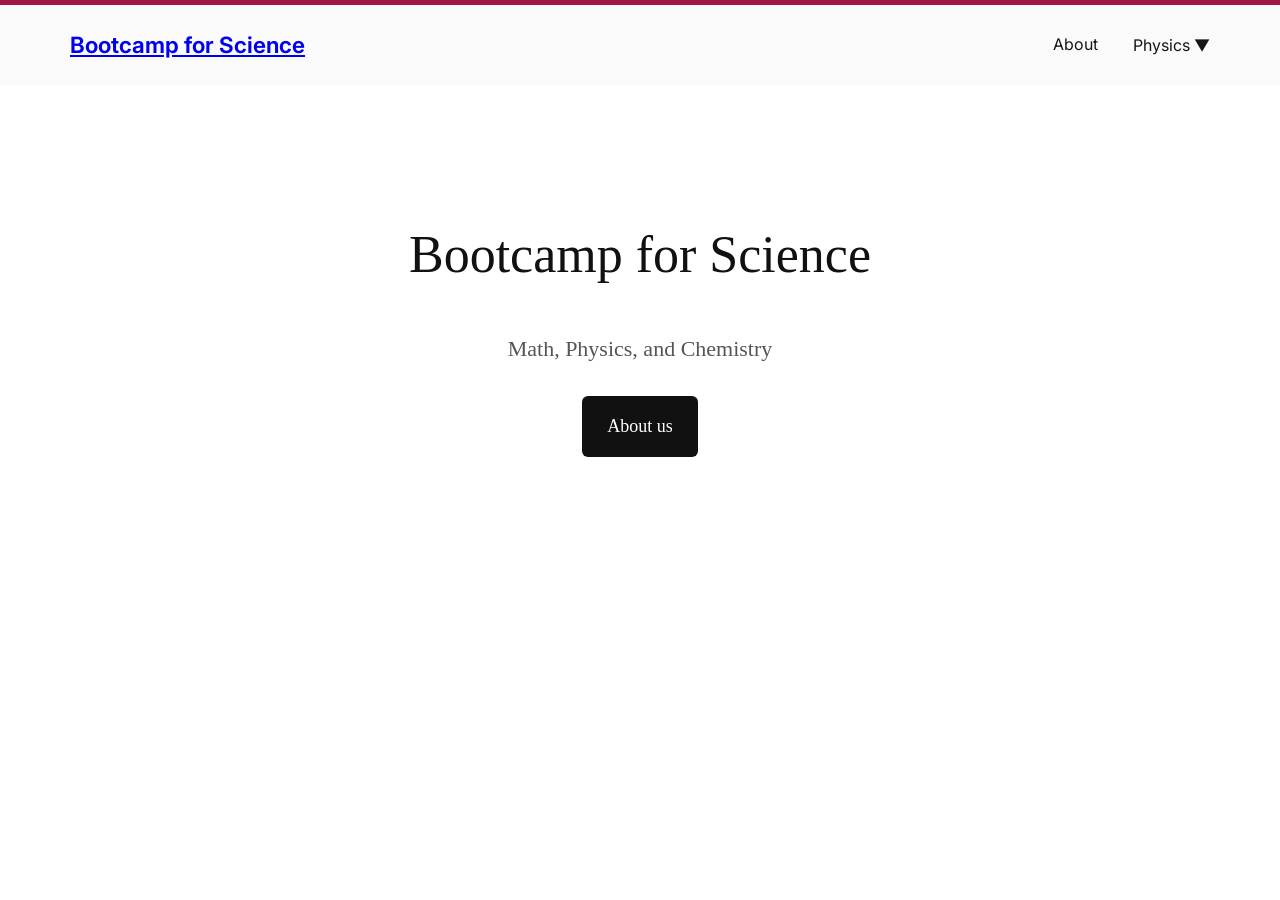
<file: index.html>
<!DOCTYPE html>
<html lang="en">

<head>
    <meta charset="UTF-8">
    <meta name="viewport"
          content="width=device-width, initial-scale=1.0">

    <title>Bootcamp for Science</title>

    <!-- Google Fonts -->
    <link rel="preconnect"
          href="https://fonts.googleapis.com">

    <link rel="preconnect"
          href="https://fonts.gstatic.com"
          crossorigin>

    <link
        href="https://fonts.googleapis.com/css2?family=Inter:wght@400;500;600;700&family=Source+Serif+4:opsz,wght@8..60,400;8..60,500;8..60,600&display=swap"
        rel="stylesheet">

    <!-- Shared stylesheet -->
    <link rel="stylesheet" href="/style.css">

    <style>
        /* ---------- General ---------- */

        * {
            box-sizing: border-box;
        }

        body {
            margin: 0;
            color: #111;
            background-color: white;
        }

        /* ---------- Main homepage ---------- */

        main {
            max-width: 1200px;
            margin: auto;
            padding: 0 30px;
        }

        .hero {
            min-height: 500px;

            display: flex;
            flex-direction: column;
            align-items: center;
            justify-content: center;

            text-align: center;
        }

        .hero h1 {
            font-family: Georgia, serif;
            font-size: 52px;
            font-weight: normal;
            margin: 0 0 35px;
        }

        .hero p {
            font-family: Georgia, serif;
            font-size: 22px;
            margin: 0 0 30px;
        }

        .about-button {
            display: inline-block;
            padding: 16px 25px;

            background-color: #111;
            color: white;

            font-family: Georgia, serif;
            font-size: 18px;

            text-decoration: none;
            border-radius: 6px;
        }

        .about-button:hover {
            background-color: #333;
        }

        /* ---------- Mobile ---------- */

        @media (max-width: 700px) {

            .hero h1 {
                font-size: 38px;
            }

            .hero p {
                font-size: 19px;
            }
        }

    </style>
</head>

<body>

    <!-- Shared navigation bar -->
    <div id="navbar"></div>

    <!-- Main content -->
    <main>

        <section class="hero">

            <h1>Bootcamp for Science</h1>

            <p>
                Math, Physics, and Chemistry
            </p>

            <a class="about-button" href="/about.html">
                About us
            </a>

        </section>

    </main>

    <!-- Load shared navigation -->
    <script src="/script.js"></script>

</body>

</html>
</file>
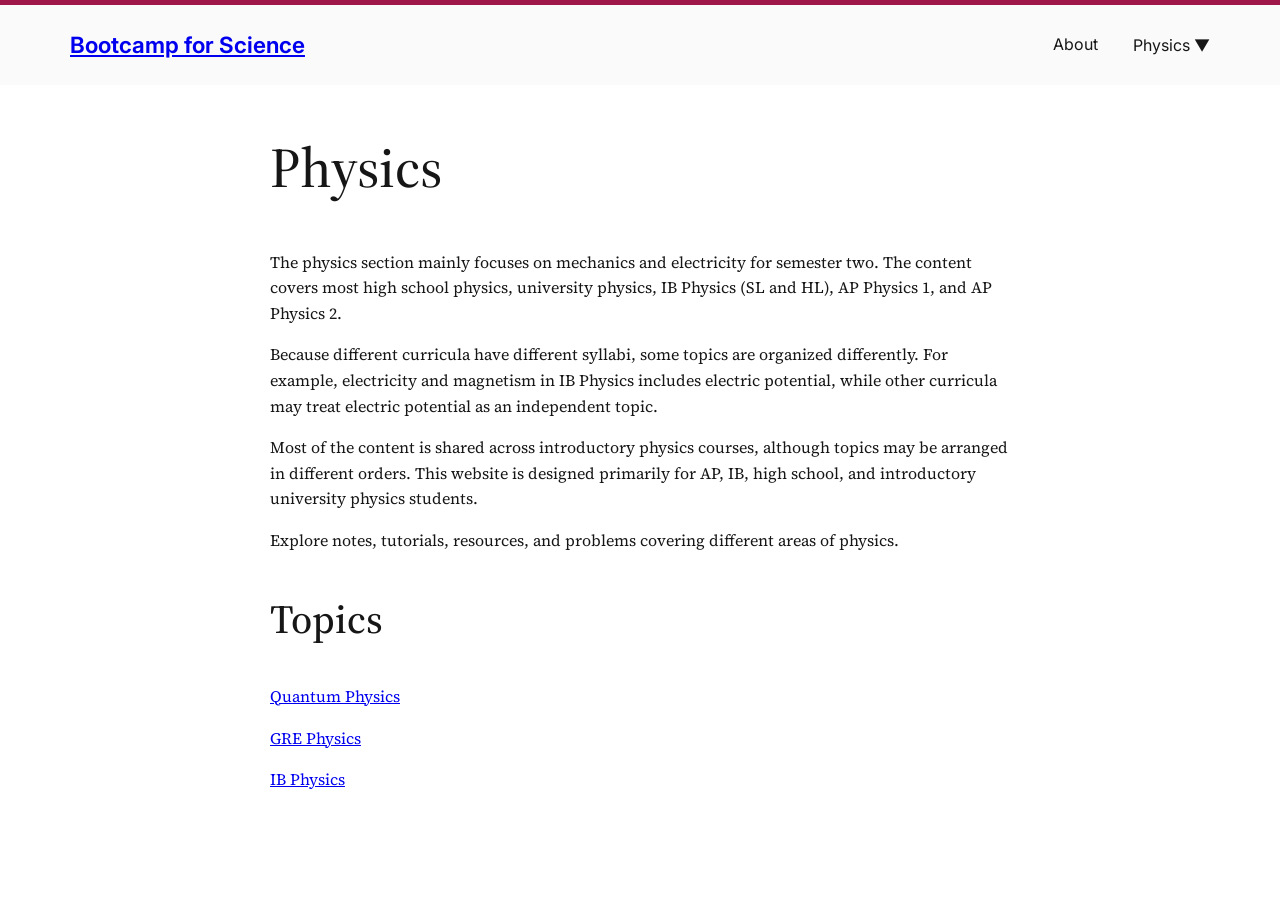
<file: physics/index.html>
<!DOCTYPE html>
<html lang="en">

<head>
    <meta charset="UTF-8">
    <meta name="viewport" content="width=device-width, initial-scale=1.0">

    <title>Physics | Bootcamp for Science</title>

    <!-- Google Fonts -->
    <link rel="preconnect"
          href="https://fonts.googleapis.com">

    <link rel="preconnect"
          href="https://fonts.gstatic.com"
          crossorigin>

    <link
        href="https://fonts.googleapis.com/css2?family=Inter:wght@400;500;600;700&family=Source+Serif+4:opsz,wght@8..60,400;8..60,500;8..60,600&display=swap"
        rel="stylesheet">

    <!-- Main stylesheet -->
    <link rel="stylesheet" href="../style.css">
</head>


<body>

    <!-- Shared navigation bar -->
    <div id="navbar"></div>


    <!-- Main page content -->
    <main class="article">

        <h1>Physics</h1>

        <p>
            The physics section mainly focuses on mechanics and electricity for semester two.
            The content covers most high school physics, university physics, IB Physics
            (SL and HL), AP Physics 1, and AP Physics 2.
        </p>

        <p>
            Because different curricula have different syllabi, some topics are organized
            differently. For example, electricity and magnetism in IB Physics includes
            electric potential, while other curricula may treat electric potential as an
            independent topic.
        </p>

        <p>
            Most of the content is shared across introductory physics courses, although
            topics may be arranged in different orders. This website is designed primarily
            for AP, IB, high school, and introductory university physics students.
        </p>

        <p>
            Explore notes, tutorials, resources, and problems covering different areas
            of physics.
        </p>


        <h2>Topics</h2>

        <p>
            <a href="/physics/Quantum_Physics/intro.html">
                Quantum Physics
            </a>
        </p>
         <p>
            <a href="/physics/gre_physics/gre_physics.html">
                GRE Physics
            </a>
        </p>

         <p>
            <a href="/physics/ib_physics/ib_physics.html">
                IB Physics
            </a>
        </p>

    </main>


    <!-- Load shared navigation -->
    <script src="/script.js"></script>

</body>

</html>
</file>
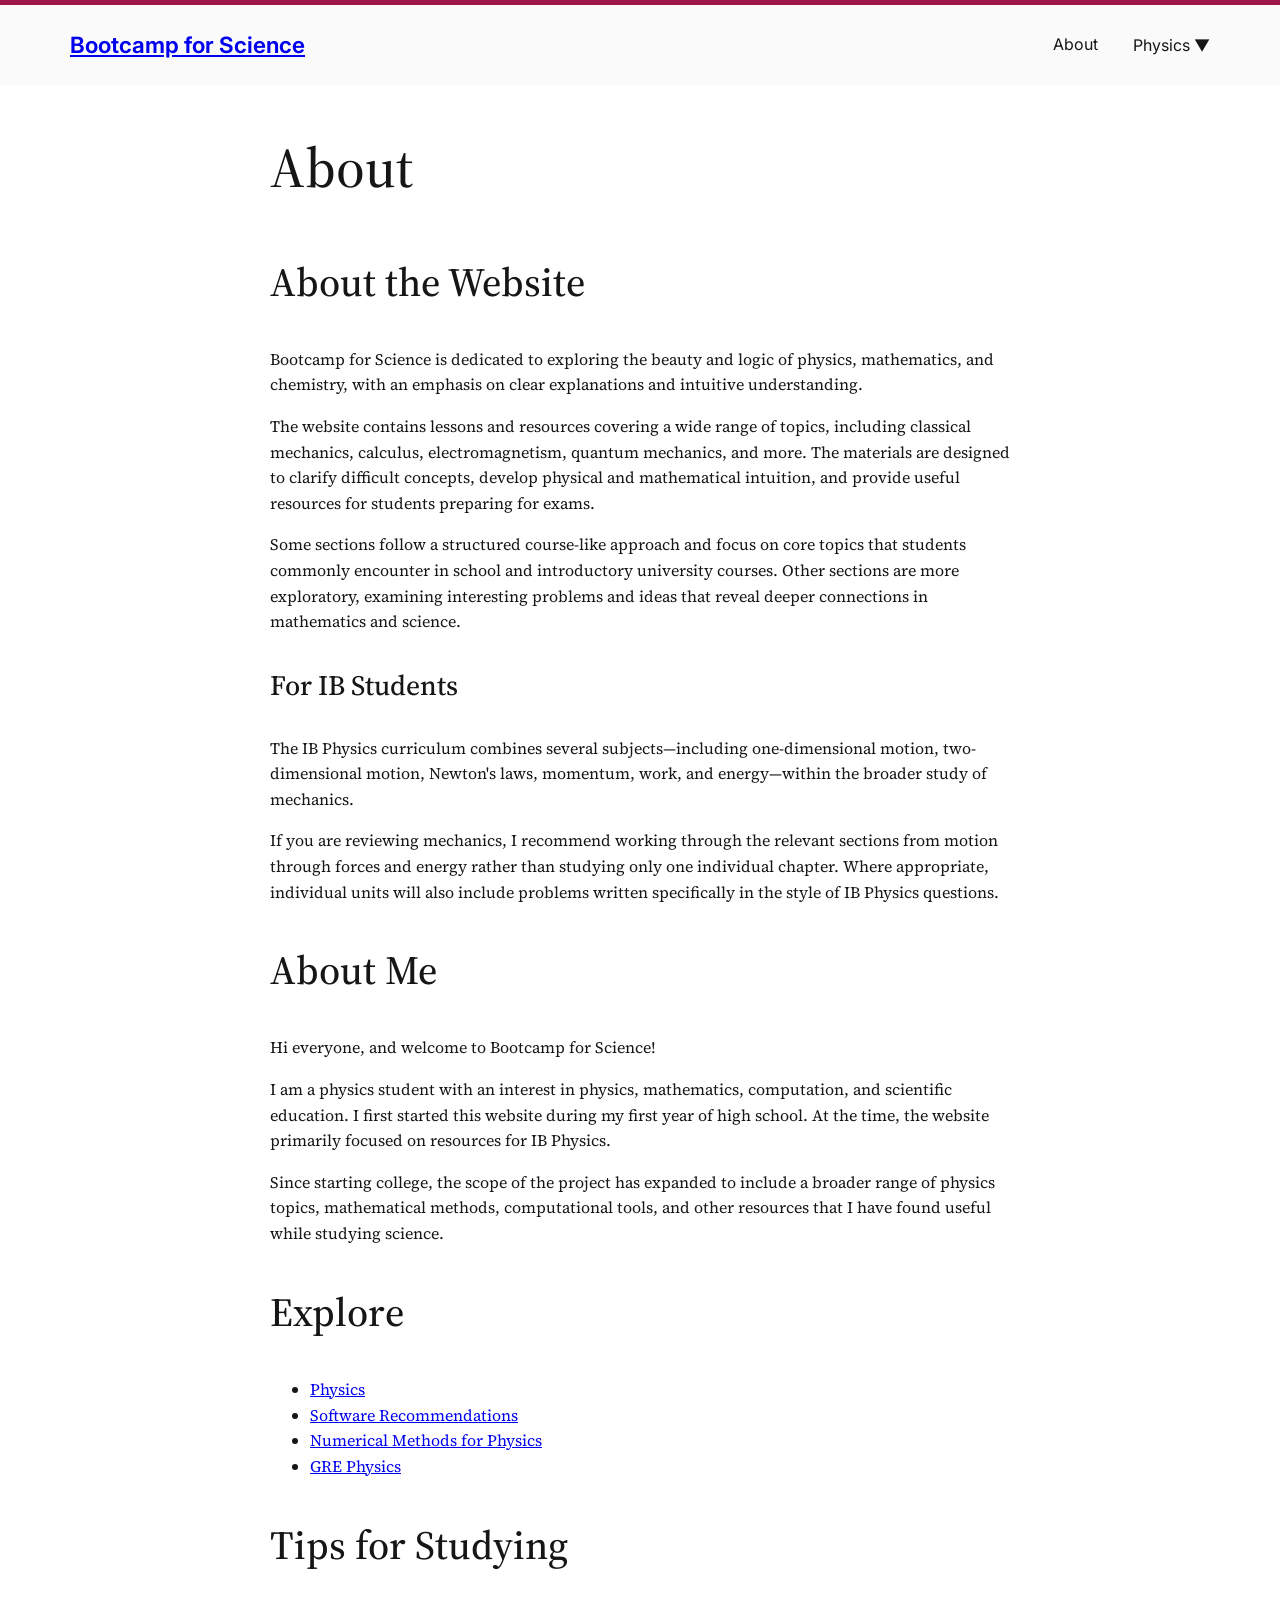
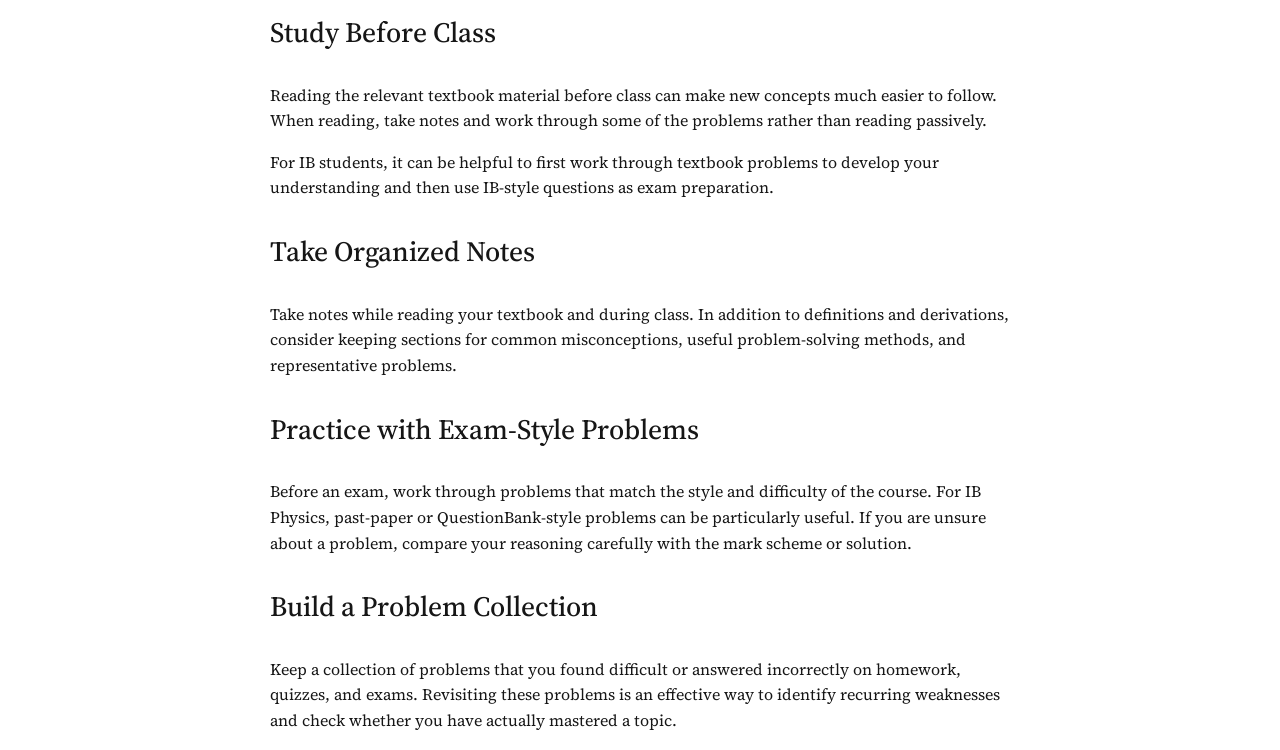
<file: about.html>
<!DOCTYPE html>
<html lang="en">

<head>
    <meta charset="UTF-8">
    <meta name="viewport" content="width=device-width, initial-scale=1.0">

    <title>About | Bootcamp for Science</title>

    <!-- Google Fonts -->
    <link rel="preconnect"
          href="https://fonts.googleapis.com">

    <link rel="preconnect"
          href="https://fonts.gstatic.com"
          crossorigin>

    <link
        href="https://fonts.googleapis.com/css2?family=Inter:wght@400;500;600;700&family=Source+Serif+4:opsz,wght@8..60,400;8..60,500;8..60,600&display=swap"
        rel="stylesheet">

    <!-- Main stylesheet -->
    <link rel="stylesheet" href="style.css">

</head>


<body>

    <!-- Shared navigation -->
    <div id="navbar"></div>


    <main class="article">

        <h1>About</h1>


        <!-- About the Website -->

        <h2>About the Website</h2>

        <p>
            Bootcamp for Science is dedicated to exploring the beauty and logic
            of physics, mathematics, and chemistry, with an emphasis on clear
            explanations and intuitive understanding.
        </p>

        <p>
            The website contains lessons and resources covering a wide range of
            topics, including classical mechanics, calculus, electromagnetism,
            quantum mechanics, and more. The materials are designed to clarify
            difficult concepts, develop physical and mathematical intuition,
            and provide useful resources for students preparing for exams.
        </p>

        <p>
            Some sections follow a structured course-like approach and focus on
            core topics that students commonly encounter in school and
            introductory university courses. Other sections are more
            exploratory, examining interesting problems and ideas that reveal
            deeper connections in mathematics and science.
        </p>


        <!-- IB Students -->

        <h3>For IB Students</h3>

        <p>
            The IB Physics curriculum combines several subjects—including
            one-dimensional motion, two-dimensional motion, Newton's laws,
            momentum, work, and energy—within the broader study of mechanics.
        </p>

        <p>
            If you are reviewing mechanics, I recommend working through the
            relevant sections from motion through forces and energy rather than
            studying only one individual chapter. Where appropriate, individual
            units will also include problems written specifically in the style
            of IB Physics questions.
        </p>


        <!-- About Me -->

        <h2>About Me</h2>

        <p>
            Hi everyone, and welcome to Bootcamp for Science!
        </p>

        <p>
            I am a physics student with an interest in physics, mathematics,
            computation, and scientific education. I first started this website
            during my first year of high school. At the time, the website
            primarily focused on resources for IB Physics.
        </p>

        <p>
            Since starting college, the scope of the project has expanded to
            include a broader range of physics topics, mathematical methods,
            computational tools, and other resources that I have found useful
            while studying science.
        </p>


        <!-- Explore -->

        <h2>Explore</h2>

        <ul class="resource-list">

            <li>
                <a href="/physics/">
                    Physics
                </a>
            </li>

            <li>
                <a href="physics/software.html">
                    Software Recommendations
                </a>
            </li>

            <li>
                <a href="physics/numerical-methods.html">
                    Numerical Methods for Physics
                </a>
            </li>

            <li>
                <a href="physics/gre_physics/gre_physics.html">
                    GRE Physics
                </a>
            </li>

        </ul>


        <!-- Tips for Studying -->

        <h2>Tips for Studying</h2>


        <h3>Study Before Class</h3>

        <p>
            Reading the relevant textbook material before class can make new
            concepts much easier to follow. When reading, take notes and work
            through some of the problems rather than reading passively.
        </p>

        <p>
            For IB students, it can be helpful to first work through textbook
            problems to develop your understanding and then use IB-style
            questions as exam preparation.
        </p>


        <h3>Take Organized Notes</h3>

        <p>
            Take notes while reading your textbook and during class. In
            addition to definitions and derivations, consider keeping sections
            for common misconceptions, useful problem-solving methods, and
            representative problems.
        </p>


        <h3>Practice with Exam-Style Problems</h3>

        <p>
            Before an exam, work through problems that match the style and
            difficulty of the course. For IB Physics, past-paper or
            QuestionBank-style problems can be particularly useful. If you are
            unsure about a problem, compare your reasoning carefully with the
            mark scheme or solution.
        </p>


        <h3>Build a Problem Collection</h3>

        <p>
            Keep a collection of problems that you found difficult or answered
            incorrectly on homework, quizzes, and exams. Revisiting these
            problems is an effective way to identify recurring weaknesses and
            check whether you have actually mastered a topic.
        </p>

    </main>


    <!-- Shared navigation -->
    <script src="/script.js"></script>

</body>

</html>
</file>
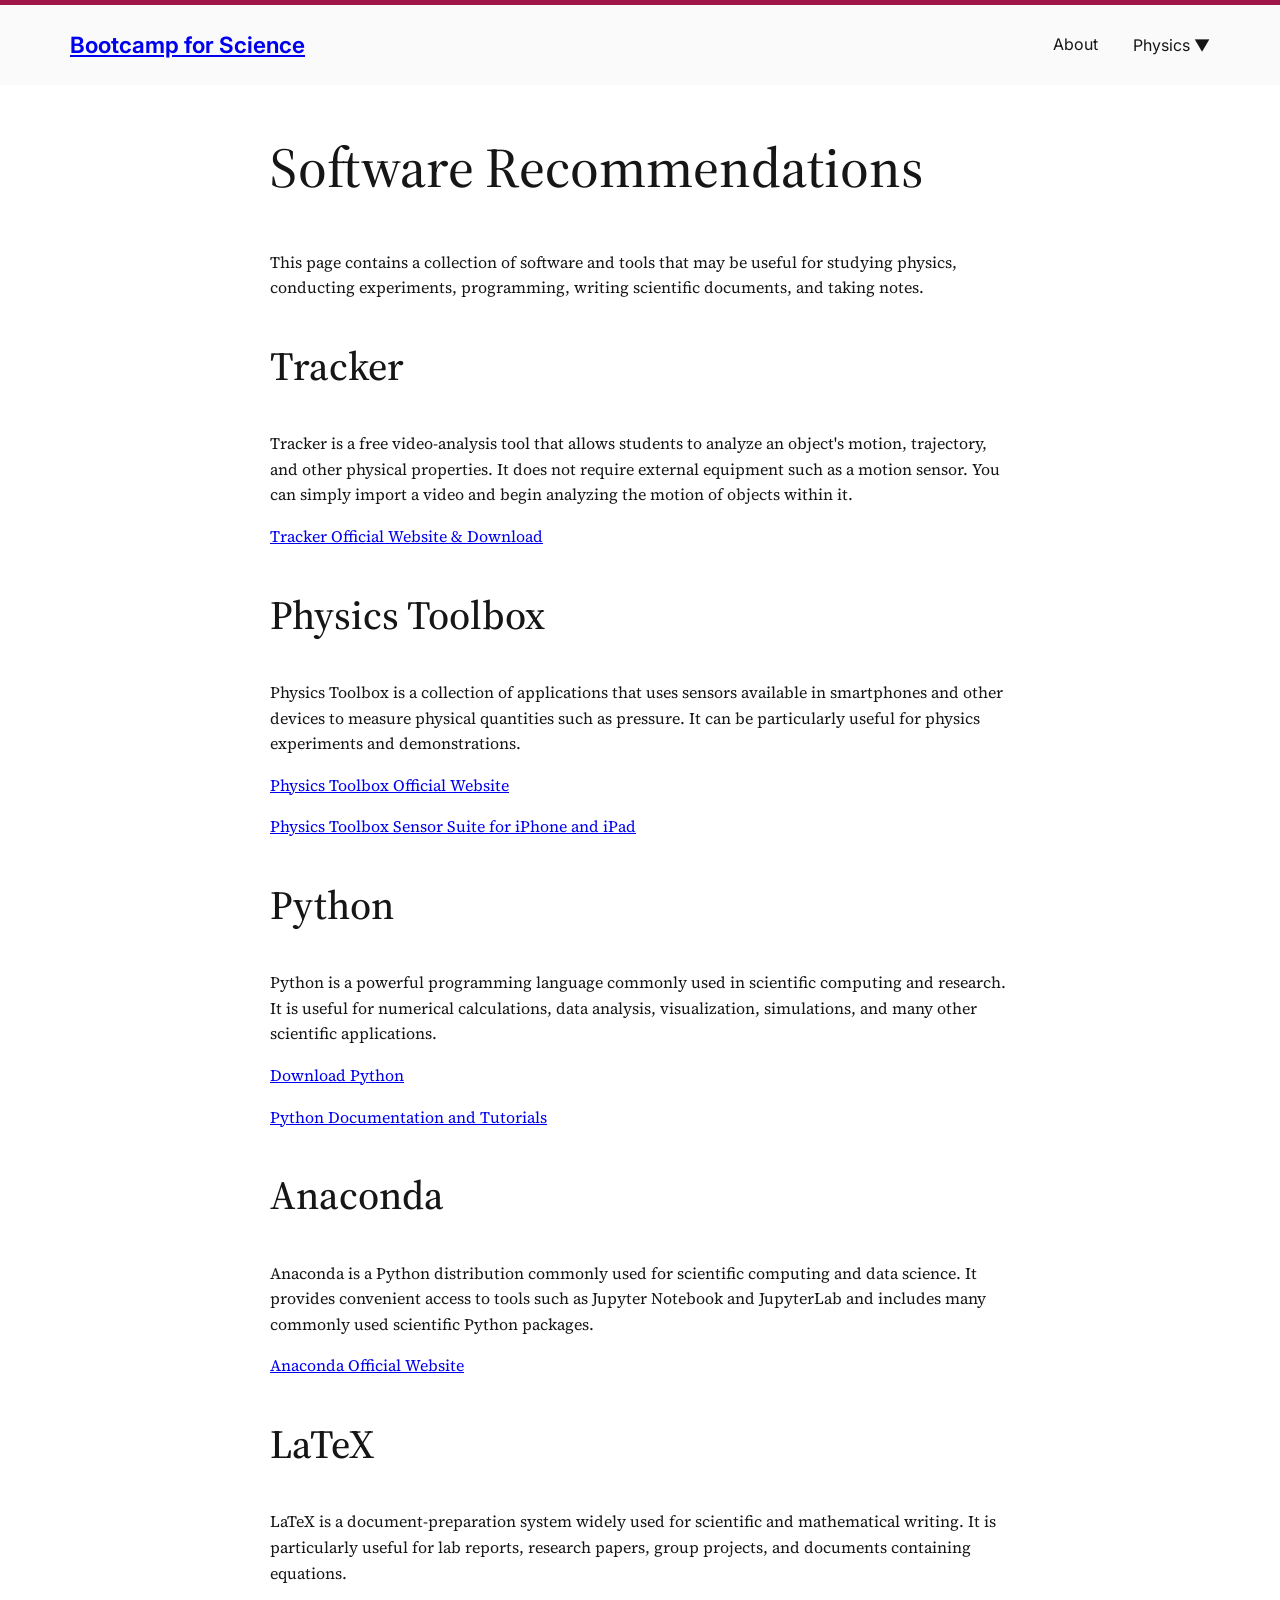
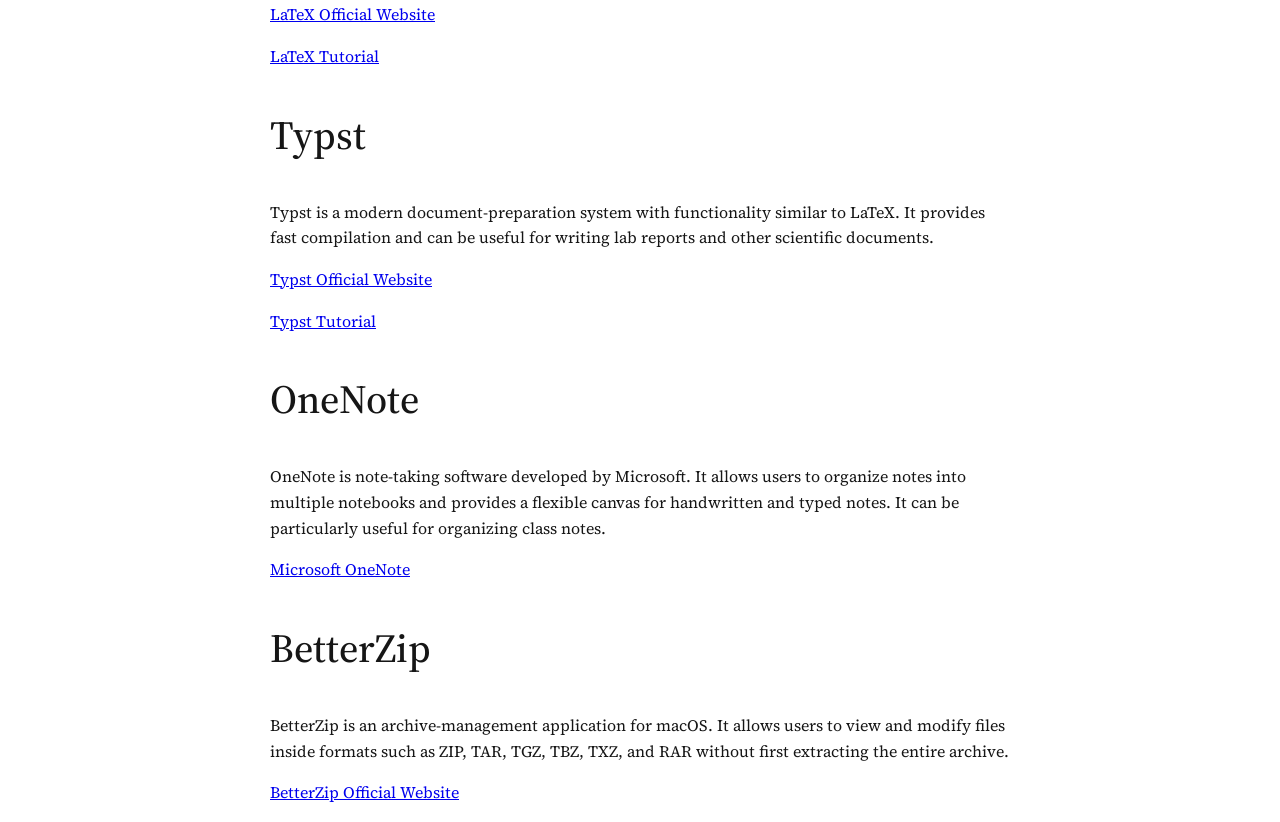
<file: physics/software.html>
<!DOCTYPE html>
<html lang="en">

<head>
    <meta charset="UTF-8">
    <meta name="viewport" content="width=device-width, initial-scale=1.0">

    <title>Software Recommendations | Bootcamp for Science</title>

    <!-- Google Fonts -->
    <link rel="preconnect"
          href="https://fonts.googleapis.com">

    <link rel="preconnect"
          href="https://fonts.gstatic.com"
          crossorigin>

    <link
        href="https://fonts.googleapis.com/css2?family=Inter:wght@400;500;600;700&family=Source+Serif+4:opsz,wght@8..60,400;8..60,500;8..60,600&display=swap"
        rel="stylesheet">

    <!-- Main stylesheet -->
    <link rel="stylesheet" href="../style.css">
</head>


<body>

    <!-- Shared navigation -->
    <div id="navbar"></div>


    <main class="article">

        <h1>Software Recommendations</h1>

        <p>
            This page contains a collection of software and tools that may be
            useful for studying physics, conducting experiments, programming,
            writing scientific documents, and taking notes.
        </p>


        <!-- Tracker -->

        <h2>Tracker</h2>

        <p>
            Tracker is a free video-analysis tool that allows students to analyze
            an object's motion, trajectory, and other physical properties.
            It does not require external equipment such as a motion sensor.
            You can simply import a video and begin analyzing the motion of
            objects within it.
        </p>

        <p>
            <a href="https://physlets.org/tracker/"
               target="_blank"
               rel="noopener noreferrer">
                Tracker Official Website & Download
            </a>
        </p>


        <!-- Physics Toolbox -->

        <h2>Physics Toolbox</h2>

        <p>
            Physics Toolbox is a collection of applications that uses sensors
            available in smartphones and other devices to measure physical
            quantities such as pressure. It can be particularly useful for
            physics experiments and demonstrations.
        </p>

        <p>
            <a href="https://www.vieyrasoftware.net/"
               target="_blank"
               rel="noopener noreferrer">
                Physics Toolbox Official Website
            </a>
        </p>

        <p>
            <a href="https://apps.apple.com/us/app/physics-toolbox-sensor-suite/id1128914250"
               target="_blank"
               rel="noopener noreferrer">
                Physics Toolbox Sensor Suite for iPhone and iPad
            </a>
        </p>


        <!-- Python -->

        <h2>Python</h2>

        <p>
            Python is a powerful programming language commonly used in
            scientific computing and research. It is useful for numerical
            calculations, data analysis, visualization, simulations, and
            many other scientific applications.
        </p>

        <p>
            <a href="https://www.python.org/downloads/"
               target="_blank"
               rel="noopener noreferrer">
                Download Python
            </a>
        </p>

        <p>
            <a href="https://docs.python.org/3/"
               target="_blank"
               rel="noopener noreferrer">
                Python Documentation and Tutorials
            </a>
        </p>


        <!-- Anaconda -->

        <h2>Anaconda</h2>

        <p>
            Anaconda is a Python distribution commonly used for scientific
            computing and data science. It provides convenient access to tools
            such as Jupyter Notebook and JupyterLab and includes many commonly
            used scientific Python packages.
        </p>

        <p>
            <a href="https://www.anaconda.com/"
               target="_blank"
               rel="noopener noreferrer">
                Anaconda Official Website
            </a>
        </p>


        <!-- LaTeX -->

        <h2>LaTeX</h2>

        <p>
            LaTeX is a document-preparation system widely used for scientific
            and mathematical writing. It is particularly useful for lab reports,
            research papers, group projects, and documents containing equations.
        </p>

        <p>
            <a href="https://www.latex-project.org/"
               target="_blank"
               rel="noopener noreferrer">
                LaTeX Official Website
            </a>
        </p>

        <p>
            <a href="https://www.youtube.com/watch?v=Jp0lPj2-DQA"
               target="_blank"
               rel="noopener noreferrer">
                LaTeX Tutorial
            </a>
        </p>


        <!-- Typst -->

        <h2>Typst</h2>

        <p>
            Typst is a modern document-preparation system with functionality
            similar to LaTeX. It provides fast compilation and can be useful
            for writing lab reports and other scientific documents.
        </p>

        <p>
            <a href="https://typst.app/"
               target="_blank"
               rel="noopener noreferrer">
                Typst Official Website
            </a>
        </p>

        <p>
            <a href="https://typst.app/docs/tutorial/"
               target="_blank"
               rel="noopener noreferrer">
                Typst Tutorial
            </a>
        </p>


        <!-- OneNote -->

        <h2>OneNote</h2>

        <p>
            OneNote is note-taking software developed by Microsoft. It allows
            users to organize notes into multiple notebooks and provides a
            flexible canvas for handwritten and typed notes. It can be
            particularly useful for organizing class notes.
        </p>

        <p>
            <a href="https://www.microsoft.com/en-us/microsoft-365/onenote/digital-note-taking-app"
               target="_blank"
               rel="noopener noreferrer">
                Microsoft OneNote
            </a>
        </p>


        <!-- BetterZip -->

        <h2>BetterZip</h2>

        <p>
            BetterZip is an archive-management application for macOS. It allows
            users to view and modify files inside formats such as ZIP, TAR,
            TGZ, TBZ, TXZ, and RAR without first extracting the entire archive.
        </p>

        <p>
            <a href="https://macitbetter.com/"
               target="_blank"
               rel="noopener noreferrer">
                BetterZip Official Website
            </a>
        </p>

    </main>


    <!-- Shared navbar -->
    <script src="/script.js"></script>

</body>

</html>
</file>
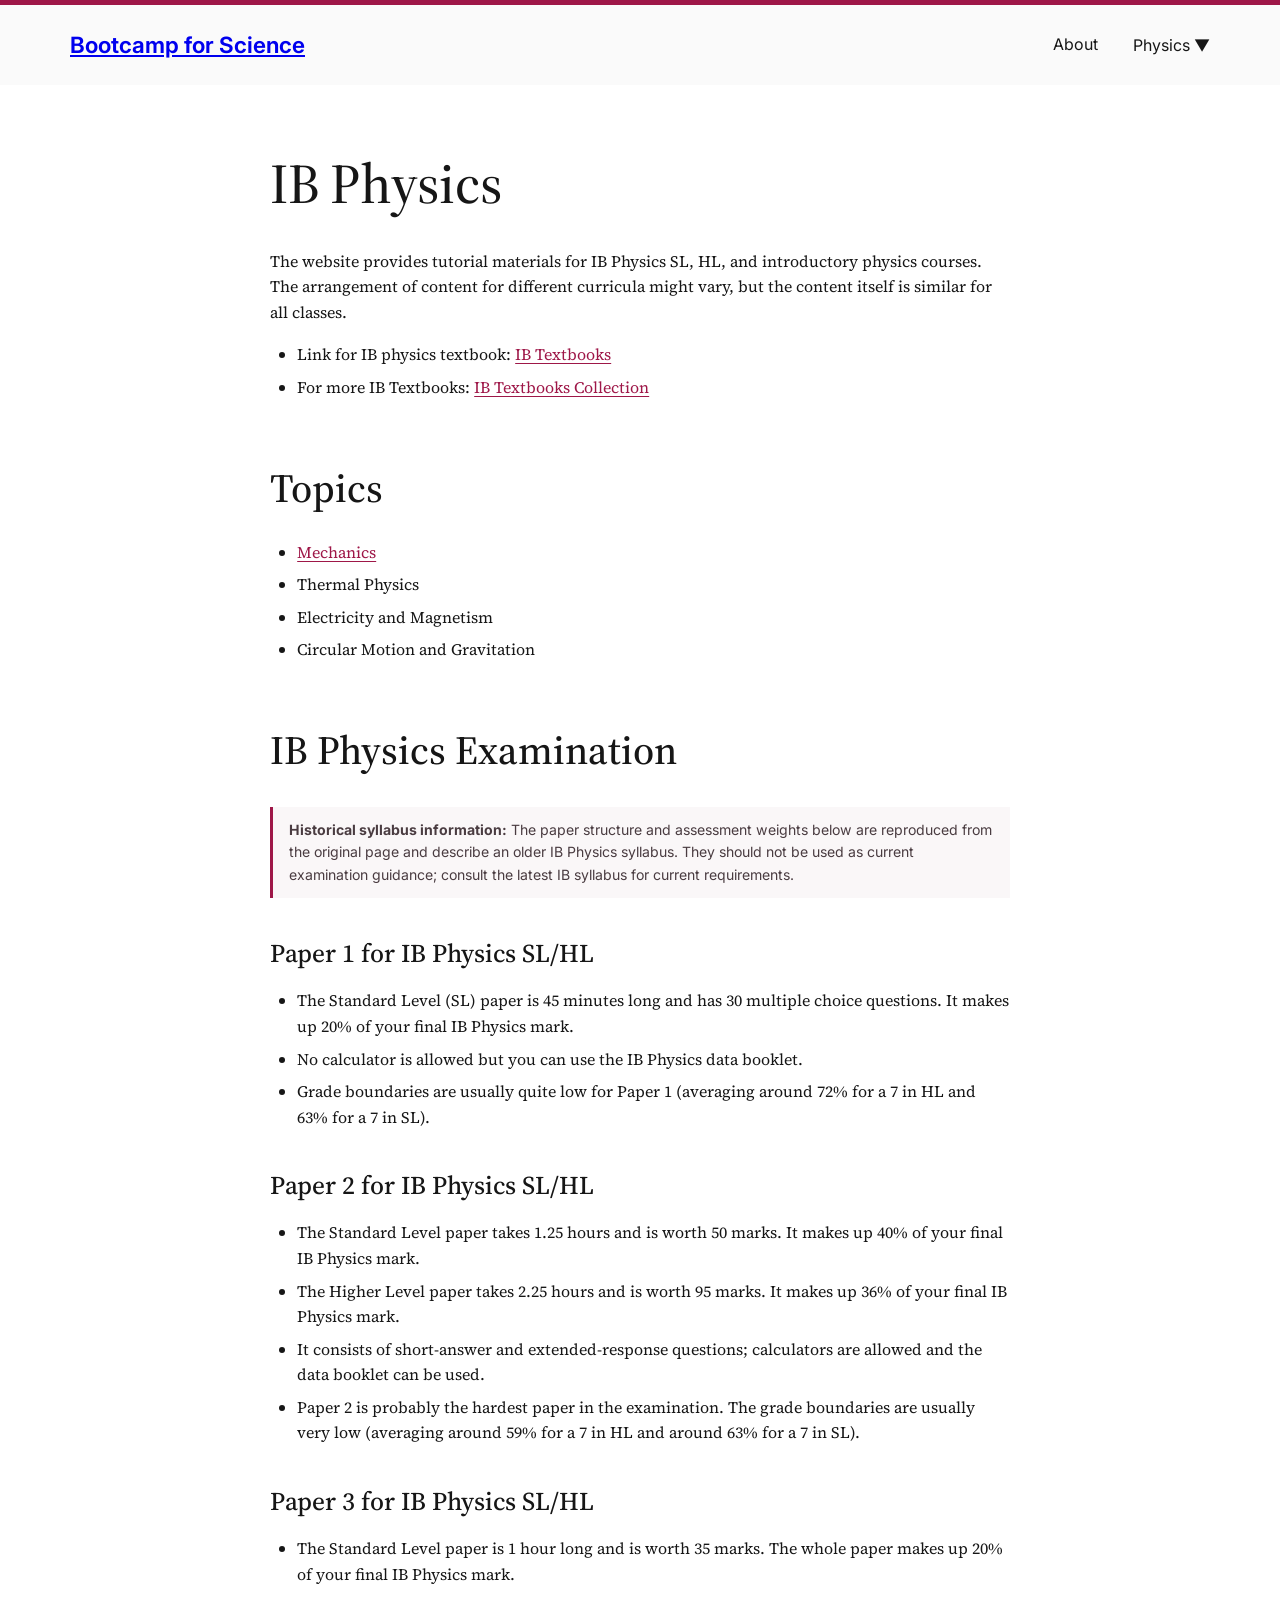
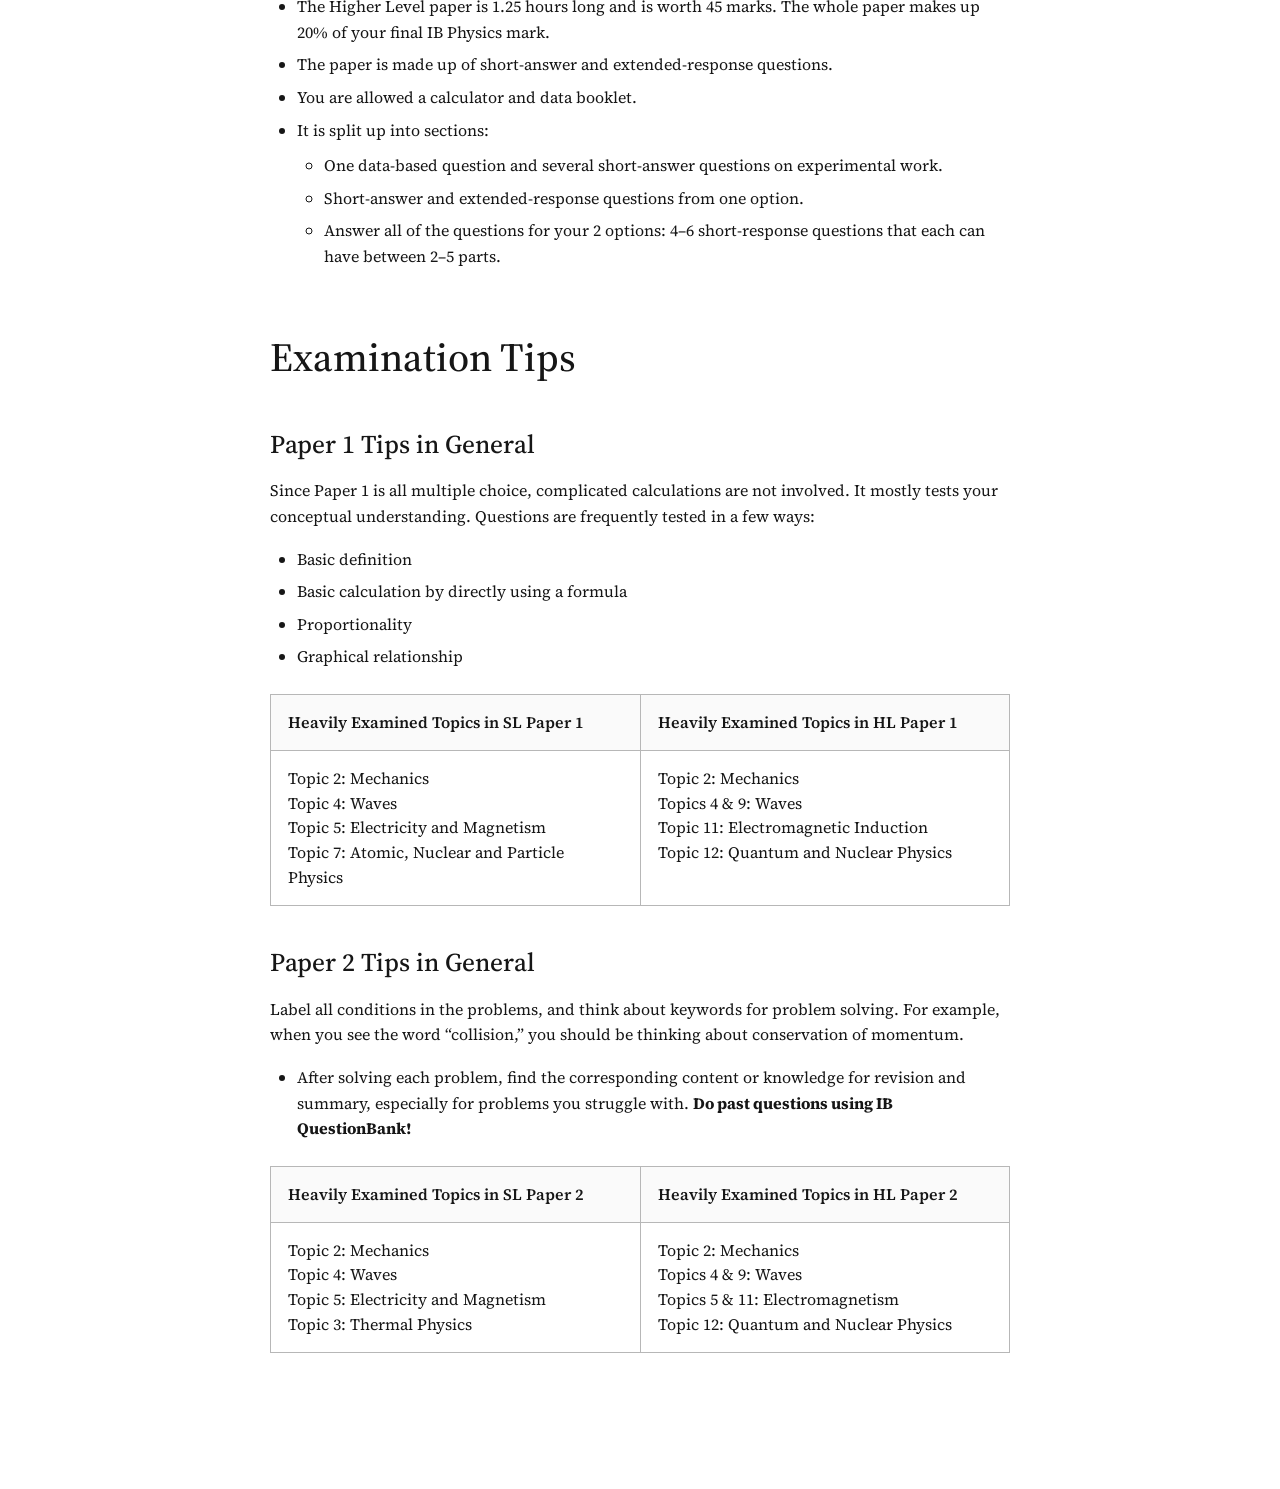
<file: physics/ib_physics/ib_physics.html>
<!DOCTYPE html>
<html lang="en">
<head>
  <meta charset="UTF-8">
  <meta name="viewport" content="width=device-width, initial-scale=1.0">
  <meta name="description" content="IB Physics tutorials, topic guides, examination information and study tips from Bootcamp for Science.">
  <title>IB Physics | Bootcamp for Science</title>
  <link rel="preconnect" href="https://fonts.googleapis.com">
  <link rel="preconnect" href="https://fonts.gstatic.com" crossorigin>
  <link href="https://fonts.googleapis.com/css2?family=Inter:wght@400;500;600;700&family=Source+Serif+4:opsz,wght@8..60,400;8..60,500;8..60,600&display=swap" rel="stylesheet">
  <link rel="stylesheet" href="../../style.css">
  <script src="../../script.js"></script>
  <style>
    /* Page-specific rules; global typography and navigation come from /style.css. */
    .ib-page { max-width: 800px; margin: 0 auto; padding: 54px 30px 100px; }
    .ib-page h1 { margin: 0 0 20px; font-size: clamp(2.4rem, 5vw, 3.5rem); font-weight: 500; }
    .ib-page h2 { margin: 55px 0 20px; font-size: clamp(1.9rem, 4vw, 2.5rem); font-weight: 500; }
    .ib-page h3 { margin: 35px 0 14px; font-size: 1.6rem; font-weight: 500; }
    .ib-page p { margin: 0 0 17px; }
    .ib-page ul { padding-left: 1.7rem; margin: 10px 0 22px; }
    .ib-page li { margin: 7px 0; }
    .ib-page a { color: #9e1748; text-underline-offset: 3px; }
    .ib-page a:hover { text-decoration-thickness: 2px; }
    .ib-page .topic-list { list-style: disc; }
    .ib-page .notice { border-left: 3px solid #9e1748; padding: 12px 16px; margin: 25px 0 30px; background: #faf7f8; font-family: Inter, Arial, sans-serif; font-size: .88rem; line-height: 1.6; color: #4a3c41; }
    .ib-page .table-scroll { overflow-x: auto; margin: 24px 0 36px; }
    .ib-page table { width: 100%; border-collapse: collapse; font-size: 1rem; line-height: 1.55; }
    .ib-page th, .ib-page td { border: 1px solid #b7b7b7; text-align: left; vertical-align: top; padding: 15px 17px; width: 50%; }
    .ib-page th { font-weight: 600; background: #fafafa; }
    .ib-page .table-scroll ul { margin: 0; padding-left: 1.25rem; }
    .ib-page .table-scroll li { margin: 3px 0; }
    @media (max-width: 600px) { .ib-page { padding: 38px 20px 70px; } .ib-page th, .ib-page td { padding: 12px; min-width: 230px; } }
  </style>
</head>
<body>
  <div id="navbar"></div>
  <main class="ib-page">
    <h1>IB Physics</h1>
    <p>The website provides tutorial materials for IB Physics SL, HL, and introductory physics courses. The arrangement of content for different curricula might vary, but the content itself is similar for all classes.</p>
    <ul>
      <li>Link for IB physics textbook: <a href="https://scienceknowledge.webador.com/ib-textbooks">IB Textbooks</a></li>
      <li>For more IB Textbooks: <a href="https://scienceknowledge.webador.com/ib-textbooks">IB Textbooks Collection</a></li>
    </ul>

    <h2>Topics</h2>
    <ul class="topic-list">
      <li>
         <a href="ibMechanics/ibMechanics.html">
                Mechanics
          </a>
      </li>
      <li>Thermal Physics</li>
      <li>Electricity and Magnetism</li>
      <li>Circular Motion and Gravitation</li>
    </ul>

    <h2>IB Physics Examination</h2>
    <aside class="notice"><strong>Historical syllabus information:</strong> The paper structure and assessment weights below are reproduced from the original page and describe an older IB Physics syllabus. They should not be used as current examination guidance; consult the latest IB syllabus for current requirements.</aside>

    <h3>Paper 1 for IB Physics SL/HL</h3>
    <ul>
      <li>The Standard Level (SL) paper is 45 minutes long and has 30 multiple choice questions. It makes up 20% of your final IB Physics mark.</li>
      <li>No calculator is allowed but you can use the IB Physics data booklet.</li>
      <li>Grade boundaries are usually quite low for Paper 1 (averaging around 72% for a 7 in HL and 63% for a 7 in SL).</li>
    </ul>

    <h3>Paper 2 for IB Physics SL/HL</h3>
    <ul>
      <li>The Standard Level paper takes 1.25 hours and is worth 50 marks. It makes up 40% of your final IB Physics mark.</li>
      <li>The Higher Level paper takes 2.25 hours and is worth 95 marks. It makes up 36% of your final IB Physics mark.</li>
      <li>It consists of short-answer and extended-response questions; calculators are allowed and the data booklet can be used.</li>
      <li>Paper 2 is probably the hardest paper in the examination. The grade boundaries are usually very low (averaging around 59% for a 7 in HL and around 63% for a 7 in SL).</li>
    </ul>

    <h3>Paper 3 for IB Physics SL/HL</h3>
    <ul>
      <li>The Standard Level paper is 1 hour long and is worth 35 marks. The whole paper makes up 20% of your final IB Physics mark.</li>
      <li>The Higher Level paper is 1.25 hours long and is worth 45 marks. The whole paper makes up 20% of your final IB Physics mark.</li>
      <li>The paper is made up of short-answer and extended-response questions.</li>
      <li>You are allowed a calculator and data booklet.</li>
      <li>It is split up into sections:
        <ul>
          <li>One data-based question and several short-answer questions on experimental work.</li>
          <li>Short-answer and extended-response questions from one option.</li>
          <li>Answer all of the questions for your 2 options: 4–6 short-response questions that each can have between 2–5 parts.</li>
        </ul>
      </li>
    </ul>

    <h2>Examination Tips</h2>
    <h3>Paper 1 Tips in General</h3>
    <p>Since Paper 1 is all multiple choice, complicated calculations are not involved. It mostly tests your conceptual understanding. Questions are frequently tested in a few ways:</p>
    <ul>
      <li>Basic definition</li>
      <li>Basic calculation by directly using a formula</li>
      <li>Proportionality</li>
      <li>Graphical relationship</li>
    </ul>
    <div class="table-scroll">
      <table>
        <thead><tr><th>Heavily Examined Topics in SL Paper 1</th><th>Heavily Examined Topics in HL Paper 1</th></tr></thead>
        <tbody><tr>
          <td>Topic 2: Mechanics<br>Topic 4: Waves<br>Topic 5: Electricity and Magnetism<br>Topic 7: Atomic, Nuclear and Particle Physics</td>
          <td>Topic 2: Mechanics<br>Topics 4 &amp; 9: Waves<br>Topic 11: Electromagnetic Induction<br>Topic 12: Quantum and Nuclear Physics</td>
        </tr></tbody>
      </table>
    </div>

    <h3>Paper 2 Tips in General</h3>
    <p>Label all conditions in the problems, and think about keywords for problem solving. For example, when you see the word “collision,” you should be thinking about conservation of momentum.</p>
    <ul>
      <li>After solving each problem, find the corresponding content or knowledge for revision and summary, especially for problems you struggle with. <strong>Do past questions using IB QuestionBank!</strong></li>
    </ul>
    <div class="table-scroll">
      <table>
        <thead><tr><th>Heavily Examined Topics in SL Paper 2</th><th>Heavily Examined Topics in HL Paper 2</th></tr></thead>
        <tbody><tr>
          <td>Topic 2: Mechanics<br>Topic 4: Waves<br>Topic 5: Electricity and Magnetism<br>Topic 3: Thermal Physics</td>
          <td>Topic 2: Mechanics<br>Topics 4 &amp; 9: Waves<br>Topics 5 &amp; 11: Electromagnetism<br>Topic 12: Quantum and Nuclear Physics</td>
        </tr></tbody>
      </table>
    </div>
  </main>
</body>
</html>
</file>
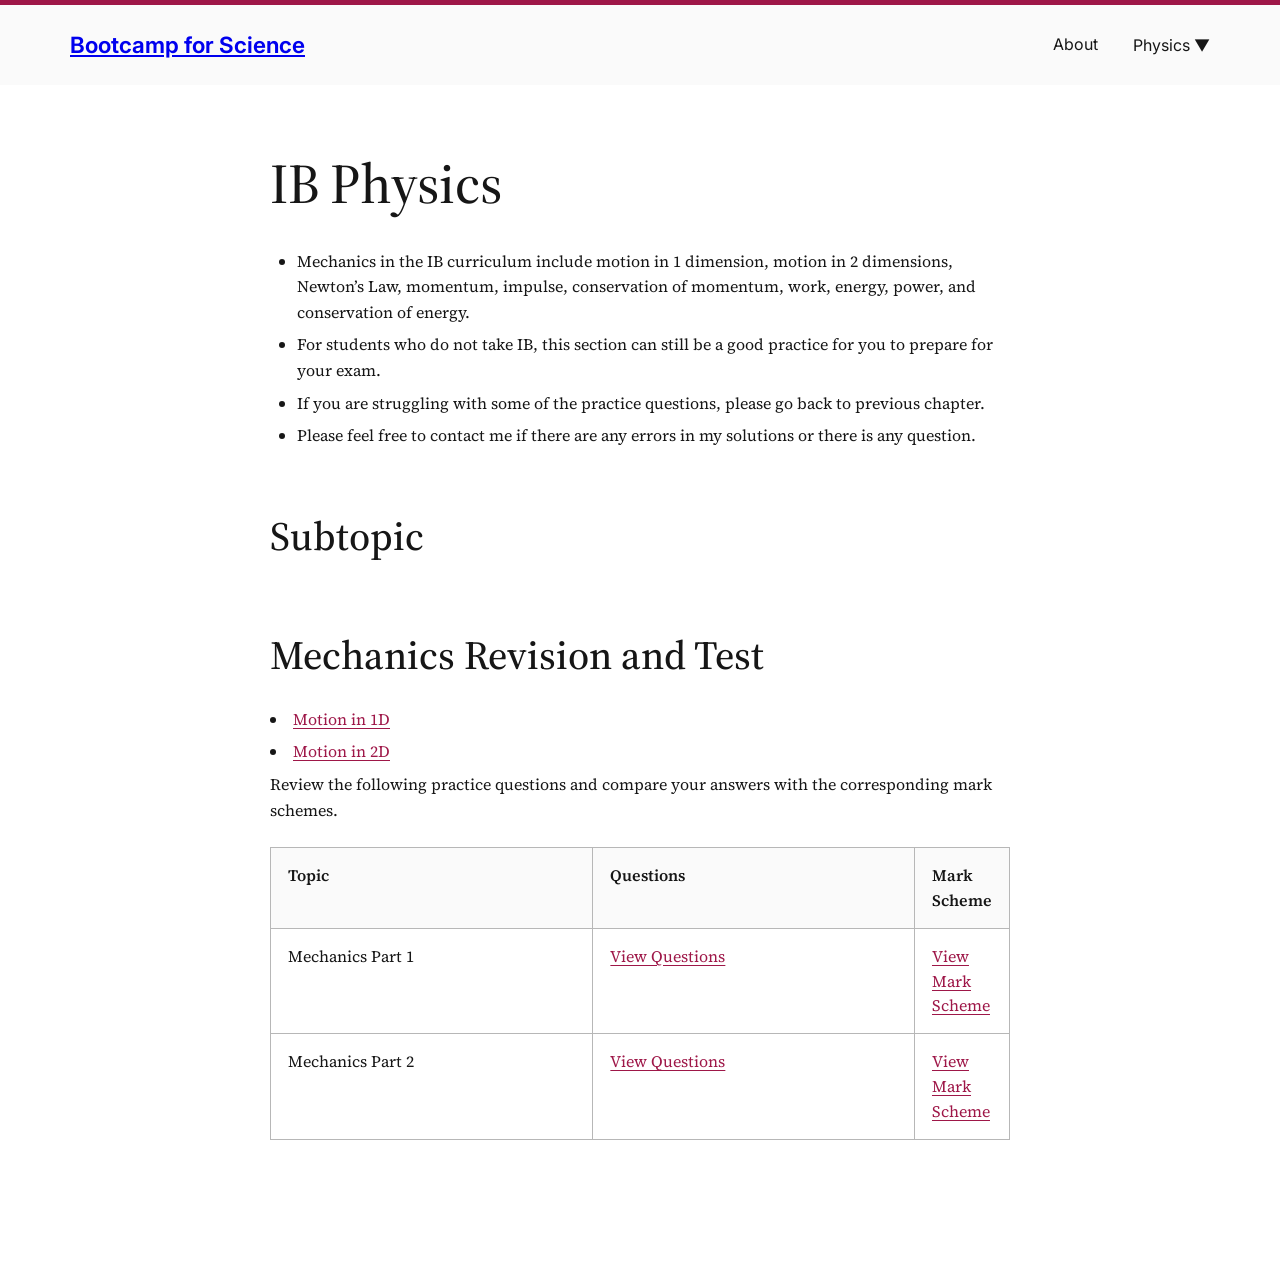
<file: physics/ib_physics/ibMechanics/ibMechanics.html>
<!DOCTYPE html>
<html lang="en">
<head>
  <meta charset="UTF-8">
  <meta name="viewport" content="width=device-width, initial-scale=1.0">
  <meta name="description" content="IB Physics tutorials, topic guides, examination information and study tips from Bootcamp for Science.">
  <title>IB Physics | Bootcamp for Science</title>
  <link rel="preconnect" href="https://fonts.googleapis.com">
  <link rel="preconnect" href="https://fonts.gstatic.com" crossorigin>
  <link href="https://fonts.googleapis.com/css2?family=Inter:wght@400;500;600;700&family=Source+Serif+4:opsz,wght@8..60,400;8..60,500;8..60,600&display=swap" rel="stylesheet">
  <link rel="stylesheet" href="../../../style.css">
  <script src="../../../script.js"></script>
  <style>
    /* Page-specific rules; global typography and navigation come from /style.css. */
    .ib-page { max-width: 800px; margin: 0 auto; padding: 54px 30px 100px; }
    .ib-page h1 { margin: 0 0 20px; font-size: clamp(2.4rem, 5vw, 3.5rem); font-weight: 500; }
    .ib-page h2 { margin: 55px 0 20px; font-size: clamp(1.9rem, 4vw, 2.5rem); font-weight: 500; }
    .ib-page h3 { margin: 35px 0 14px; font-size: 1.6rem; font-weight: 500; }
    .ib-page p { margin: 0 0 17px; }
    .ib-page ul { padding-left: 1.7rem; margin: 10px 0 22px; }
    .ib-page li { margin: 7px 0; }
    .ib-page a { color: #9e1748; text-underline-offset: 3px; }
    .ib-page a:hover { text-decoration-thickness: 2px; }
    .ib-page .topic-list { list-style: disc; }
    .ib-page .notice { border-left: 3px solid #9e1748; padding: 12px 16px; margin: 25px 0 30px; background: #faf7f8; font-family: Inter, Arial, sans-serif; font-size: .88rem; line-height: 1.6; color: #4a3c41; }
    .ib-page .table-scroll { overflow-x: auto; margin: 24px 0 36px; }
    .ib-page table { width: 100%; border-collapse: collapse; font-size: 1rem; line-height: 1.55; }
    .ib-page th, .ib-page td { border: 1px solid #b7b7b7; text-align: left; vertical-align: top; padding: 15px 17px; width: 50%; }
    .ib-page th { font-weight: 600; background: #fafafa; }
    .ib-page .table-scroll ul { margin: 0; padding-left: 1.25rem; }
    .ib-page .table-scroll li { margin: 3px 0; }
    @media (max-width: 600px) { .ib-page { padding: 38px 20px 70px; } .ib-page th, .ib-page td { padding: 12px; min-width: 230px; } }
  </style>
</head>
<body>
  <div id="navbar"></div>
  <main class="ib-page">
    <h1>IB Physics</h1>
  
    <ul class="topic-list">
      <li>Mechanics in the IB curriculum include motion in 1 dimension, motion in 2 dimensions, 
        Newton’s Law, momentum, impulse, conservation of momentum, work, energy, power, and 
        conservation of energy. </li>
      <li>For students who do not take IB, this section can still be a good practice for you to  prepare for your exam.</li>
      <li>If you are struggling with some of the practice questions, please go back to previous chapter. </li>
      <li>Please feel free to contact me if there are any errors in my solutions or there is any question.</li>
    </ul>

    <h2>Subtopic </h2>
    <h2>Mechanics Revision and Test</h2>
     <li><a href="1dmotion.html">Motion in 1D</a></li>
     <li><a href="2dmotion.html">Motion in 2D</a></li>

    <p>
        Review the following practice questions and
        compare your answers with the corresponding mark schemes.
    </p>

    <div class="table-scroll">
        <table>
            <thead>
                <tr>
                    <th>Topic</th>
                    <th>Questions</th>
                    <th>Mark Scheme</th>
                </tr>
            </thead>

            <tbody>
                <tr>
                    <td>Mechanics Part 1</td>
                    <td>
                        <a href="T-2-1-T.pdf" target="_blank" rel="noopener">
                            View Questions
                        </a>
                    </td>
                    <td>
                        <a href="T-2-1-MS.pdf" target="_blank" rel="noopener">
                            View Mark Scheme
                        </a>
                    </td>
                </tr>

                <tr>
                    <td>Mechanics Part 2</td>
                    <td>
                        <a href="T-2-2-T.pdf" target="_blank" rel="noopener">
                            View Questions
                        </a>
                    </td>
                    <td>
                        <a href="T-2-2-MS.pdf" target="_blank" rel="noopener">
                            View Mark Scheme
                        </a>
                    </td>
                </tr>
            </tbody>
        </table>
    </div> 
   
  </main>
</body>
</html>
</file>
<file: style.css>
/* =========================================
   Bootcamp for Science
   Main Stylesheet
   ========================================= */


/* ---------- Typography ---------- */

:root {
    /* Fonts */
    --font-heading: "Source Serif 4", Georgia, serif;
    --font-body: "Source Serif 4", Georgia, serif;
    --font-ui: "Inter", Arial, sans-serif;

    /* Font sizes */
    --text-small: 0.9rem;
    --text-normal: 1rem;
    --text-large: 1.25rem;

    --heading-small: 1.75rem;
    --heading-medium: 2.5rem;
    --heading-large: 3.5rem;

    /* Colors */
    --text-color: #161616;
    --muted-text: #555;
    --background: #ffffff;

    /* Your old site's burgundy accent */
    --accent: #9e1748;
}


/* ---------- Basic page ---------- */

* {
    box-sizing: border-box;
}

body {
    margin: 0;

    font-family: var(--font-body);
    font-size: var(--text-normal);
    line-height: 1.6;

    color: var(--text-color);
    background-color: var(--background);
}


/* ---------- Headings ---------- */

h1,
h2,
h3,
h4 {
    font-family: var(--font-heading);
    font-weight: 500;
}

h1 {
    font-size: var(--heading-large);
}

h2 {
    font-size: var(--heading-medium);
}

h3 {
    font-size: var(--heading-small);
}


/* ---------- Navigation ---------- */

header {
    border-top: 5px solid var(--accent);
    background-color: #fafafa;
}

nav {
    max-width: 1200px;
    height: 80px;

    margin: auto;
    padding: 0 30px;

    display: flex;
    align-items: center;
    justify-content: space-between;
}

.logo {
    font-family: var(--font-ui);
    font-size: 1.4rem;
    font-weight: 650;
}

.nav-links {
    display: flex;
    align-items: center;
    gap: 35px;

    font-family: var(--font-ui);
    font-size: 1rem;
}

.nav-links a {
    color: var(--text-color);
    text-decoration: none;
}


/* ---------- Dropdown ---------- */

.dropdown {
    position: relative;
}

/* Physics dropdown button */
.dropdown-button {
    padding: 25px 0;

    background: none;
    border: none;

    color: var(--text-color);
    font-family: var(--font-ui);
    font-size: 1rem;

    cursor: pointer;
}

/* Dropdown menu */
.dropdown-menu {
    display: none;

    position: absolute;
    top: 100%;
    right: 0;
    z-index: 1000;

    width: 250px;
    padding: 8px 0;

    background: white;

    border: 1px solid #ddd;
    border-radius: 4px;

    box-shadow: 0 5px 15px rgba(0, 0, 0, 0.08);
}

/* JavaScript adds this class when Physics is clicked */
.dropdown-menu.show {
    display: block;
}

/* Links inside dropdown */
.dropdown-menu a {
    display: block;
    padding: 12px 20px;

    color: var(--text-color);
    font-family: var(--font-ui);
    line-height: 1.4;
    text-decoration: none;
}

/* Highlight item when mouse is over it */
.dropdown-menu a:hover {
    background-color: #f5f5f5;
}

/* ---------- Main content ---------- */

main {
    max-width: 800px;
    margin: auto;
    padding: 0 30px;
}


/* ---------- Homepage hero ---------- */

.hero {
    min-height: 500px;

    display: flex;
    flex-direction: column;
    align-items: center;
    justify-content: center;

    text-align: center;
}

.hero h1 {
    margin: 0 0 25px;

    font-family: var(--font-heading);
    font-size: var(--heading-large);
    font-weight: 500;
}

.hero p {
    margin: 0 0 30px;

    font-family: var(--font-heading);
    font-size: var(--text-large);

    color: var(--muted-text);
}


/* ---------- Buttons ---------- */

.button {
    display: inline-block;

    padding: 13px 24px;

    background-color: #161616;
    color: white;

    font-family: var(--font-ui);
    font-size: 0.95rem;

    text-decoration: none;
    border-radius: 5px;

    transition: background-color 0.2s ease;
}

.button:hover {
    background-color: #3a3a3a;
}


/* ---------- Mobile ---------- */

@media (max-width: 700px) {

    nav {
        padding: 0 20px;
    }

    .logo {
        font-size: 1.1rem;
    }

    .nav-links {
        gap: 18px;
    }

    .hero {
        min-height: 420px;
    }

    .hero h1 {
        font-size: 2.5rem;
    }

    .hero p {
        font-size: 1.1rem;
    }
}

/* =========================================
   Tables
   ========================================= */

.table-wrapper {
    width: 100%;
    overflow-x: auto;
    margin: 30px 0 50px;
}

.gre-topics {
    width: 100%;
    border-collapse: collapse;

    font-family: var(--font-body);
    font-size: 1.05rem;
}

.gre-topics th,
.gre-topics td {
    border: 1px solid #d0d0d0;
    padding: 22px 25px;
    vertical-align: top;
}

.gre-topics th {
    background-color: #f3f3f3;
    font-weight: 500;
    text-align: center;
}

.gre-topics th:first-child,
.gre-topics td:first-child {
    width: 32%;
}

.gre-topics td:first-child {
    text-align: center;
    font-weight: 500;
}

.gre-topics ul {
    margin: 0;
    padding-left: 25px;
}

.gre-topics li {
    margin: 5px 0;
}
</file>
